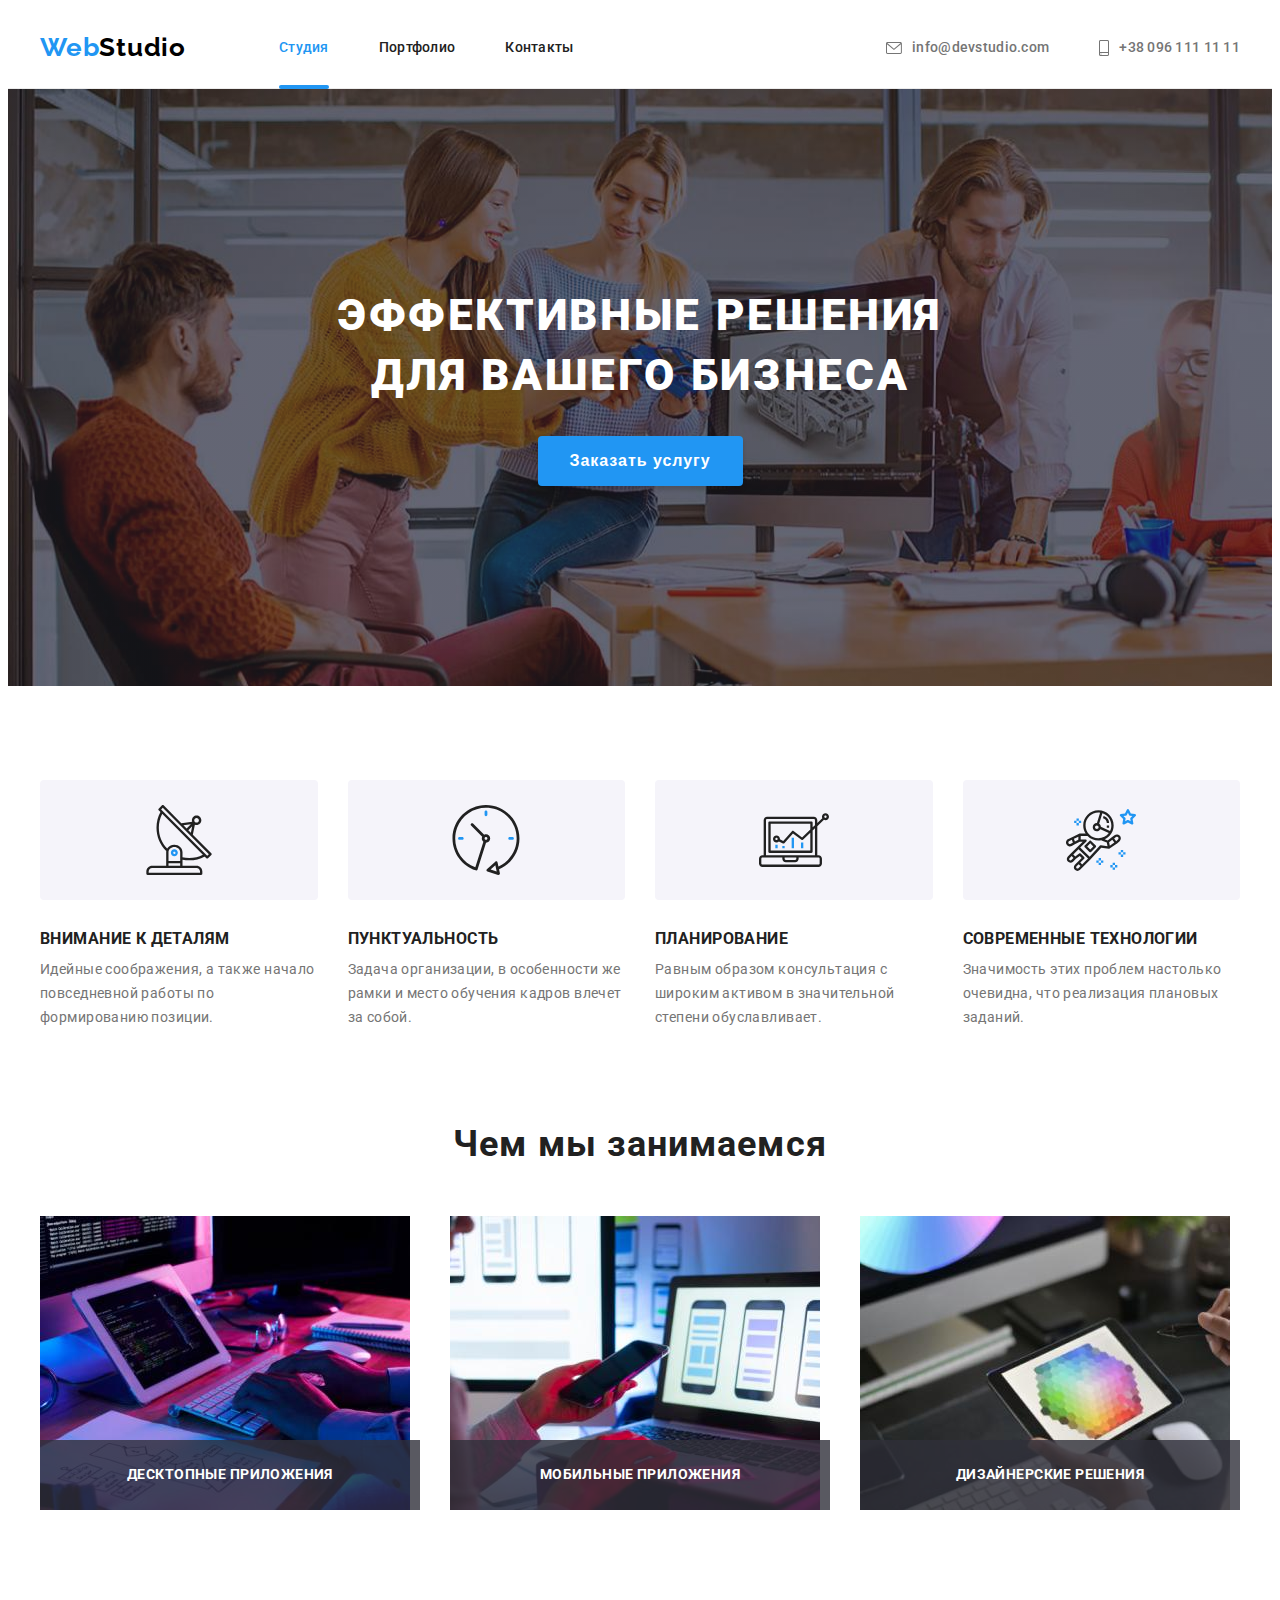
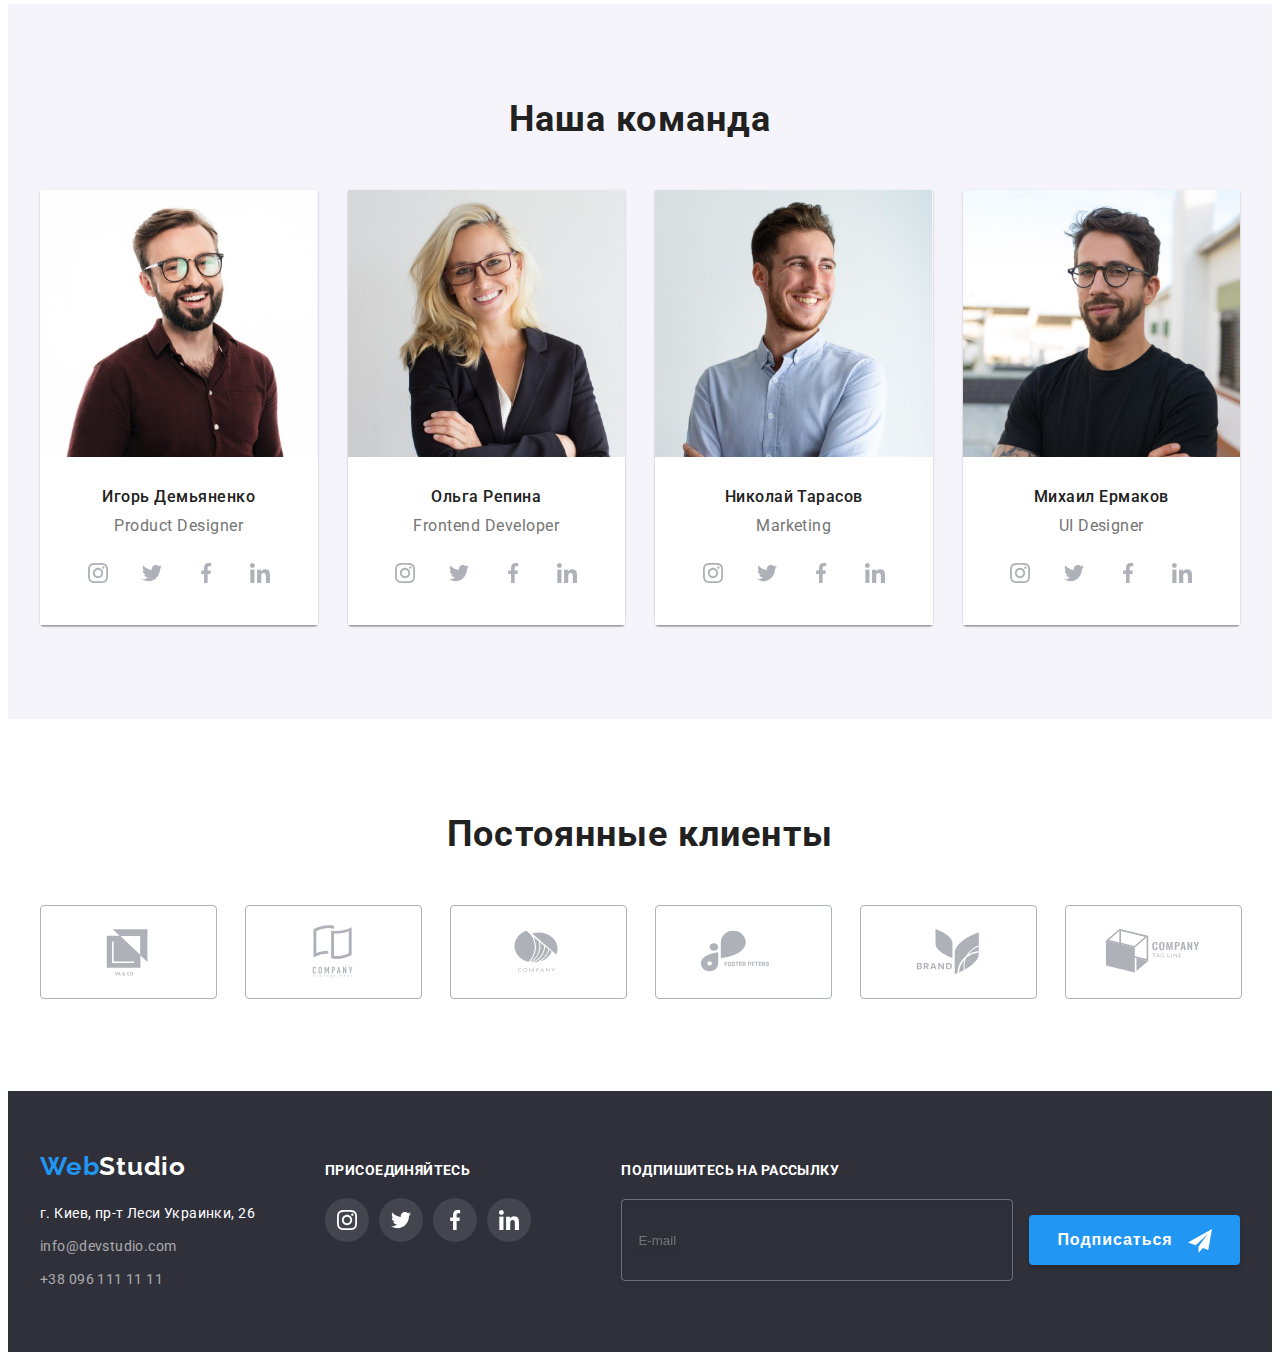
<file: index.html>
<!DOCTYPE html>
<html lang="ru">
    <head>
        <meta charset="UTF-8" />
        <meta http-equiv="X-UA-Compatible" content="IE=edge" />
        <meta name="viewport" content="width=device-width, initial-scale=1.0" />
        <title>WebStudio | Главная</title>

        <link rel="preconnect" href="https://fonts.googleapis.com" />
        <link rel="preconnect" href="https://fonts.gstatic.com" crossorigin />
        <link
            href="https://fonts.googleapis.com/css2?family=Raleway:wght@700&family=Roboto:wght@400;500;700;900&display=swap"
            rel="stylesheet"
        />
        <link
            rel="stylesheet"
            href="https://cdnjs.cloudflare.com/ajax/libs/modern-normalize/1.1.0/modern-normalize.min.css"
            integrity="sha512-wpPYUAdjBVSE4KJnH1VR1HeZfpl1ub8YT/NKx4PuQ5NmX2tKuGu6U/JRp5y+Y8XG2tV+wKQpNHVUX03MfMFn9Q=="
            crossorigin="anonymous"
            referrerpolicy="no-referrer"
        />
        <link rel="stylesheet" href="./css/main.min.css" />
    </head>
    <body>
        <header class="header">
            <div class="container header__container">
                <a href="./index.html" lang="en" class="logo logo--header"
                    >Web<span class="logo--dark">Studio</span></a
                >
                <nav class="navigation">
                    <ul class="navigation__list">
                        <li class="navigation__item">
                            <a
                                href="./index.html"
                                class="navigation__link current"
                                >Студия</a
                            >
                        </li>
                        <li class="navigation__item">
                            <a href="./portfolio.html" class="navigation__link"
                                >Портфолио</a
                            >
                        </li>
                        <li class="navigatio__item">
                            <a href="#" class="navigation__link">Контакты</a>
                        </li>
                    </ul>
                </nav>
                <ul class="contacts">
                    <li class="contacts__item">
                        <a
                            href="mailto:info@devstudio.com"
                            class="contacts__link"
                            ><svg
                                class="contacts__icon contacts__icon--envelope"
                            >
                                <use href="./img/icons.svg#icon-envelope"></use>
                            </svg>
                            info@devstudio.com
                        </a>
                    </li>
                    <li class="contacts__item">
                        <a href="tel:+380961111111" class="contacts__link">
                            <svg
                                class="
                                    contacts__icon contacts__icon--smartphone
                                "
                            >
                                <use
                                    href="./img/icons.svg#icon-smartphone"
                                ></use>
                            </svg>
                            +38 096 111 11 11</a
                        >
                    </li>
                </ul>
            </div>
        </header>
        <main>
            <section class="order-service">
                <div class="container">
                    <h1 class="order-service-title">
                        Эффективные решения для вашего бизнеса
                    </h1>
                    <button
                        type="button"
                        data-modal-open
                        class="order-service-button"
                    >
                        Заказать услугу
                    </button>
                </div>
            </section>
            <section class="features">
                <div class="container">
                    <h2 class="visually-hidden">Особенности</h2>
                    <ul class="features-list">
                        <li class="features-item">
                            <div class="features-item-icon-wrap">
                                <svg class="features-item-icon">
                                    <use
                                        href="./img/icons.svg#icon-antenna"
                                    ></use>
                                </svg>
                            </div>
                            <h3 class="features-title">Внимание к деталям</h3>
                            <p class="features-text">
                                Идейные соображения, а также начало повседневной
                                работы по формированию позиции.
                            </p>
                        </li>
                        <li class="features-item">
                            <div class="features-item-icon-wrap">
                                <svg class="features-item-icon">
                                    <use
                                        href="./img/icons.svg#icon-clock"
                                    ></use>
                                </svg>
                            </div>
                            <h3 class="features-title">Пунктуальность</h3>
                            <p class="features-text">
                                Задача организации, в особенности же рамки и
                                место обучения кадров влечет за собой.
                            </p>
                        </li>
                        <li class="features-item">
                            <div class="features-item-icon-wrap">
                                <svg class="features-item-icon">
                                    <use
                                        href="./img/icons.svg#icon-diagram"
                                    ></use>
                                </svg>
                            </div>
                            <h3 class="features-title">Планирование</h3>
                            <p class="features-text">
                                Равным образом консультация с широким активом в
                                значительной степени обуславливает.
                            </p>
                        </li>
                        <li class="features-item">
                            <div class="features-item-icon-wrap">
                                <svg class="features-item-icon">
                                    <use
                                        href="./img/icons.svg#icon-astronaut"
                                    ></use>
                                </svg>
                            </div>
                            <h3 class="features-title">
                                Современные технологии
                            </h3>
                            <p class="features-text">
                                Значимость этих проблем настолько очевидна, что
                                реализация плановых заданий.
                            </p>
                        </li>
                    </ul>
                </div>
            </section>
            <section class="about-us">
                <div class="container">
                    <h2 class="about-us-title">Чем мы занимаемся</h2>
                    <ul class="about-us-list">
                        <li class="about-us-item">
                            <img
                                src="./img/our-specialization-1.jpg"
                                alt="Разработка сайтов"
                            />
                            <div class="about-us-text-wrap">
                                <p class="about-us-text">
                                    Десктопные приложения
                                </p>
                            </div>
                        </li>
                        <li class="about-us-item">
                            <img
                                src="./img/our-specialization-2.jpg"
                                alt="Разработка мобильных приложений"
                            />
                            <div class="about-us-text-wrap">
                                <p class="about-us-text">
                                    Мобильные приложения
                                </p>
                            </div>
                        </li>
                        <li class="about-us-item">
                            <img
                                src="./img/our-specialization-3.jpg"
                                alt="Разработка уникальных дизайнов"
                            />
                            <div class="about-us-text-wrap">
                                <p class="about-us-text">
                                    Дизайнерские решения
                                </p>
                            </div>
                        </li>
                    </ul>
                </div>
            </section>
            <section class="our-team">
                <div class="container">
                    <h2 class="our-team-title">Наша команда</h2>
                    <ul class="our-team-list">
                        <li class="our-team-item">
                            <img
                                src="./img/igor-demyanenko.jpg"
                                alt="Игорь Демьяненко - дизайнер"
                            />
                            <div class="our-team-description">
                                <h3 class="our-team-secondary-title">
                                    Игорь Демьяненко
                                </h3>
                                <p lang="en" class="our-team-text">
                                    Product Designer
                                </p>
                                <ul class="social-list">
                                    <li class="social-item">
                                        <a
                                            href=""
                                            class="
                                                social-link
                                                our-team-social-link
                                            "
                                            target="_blank"
                                            rel="noopener noreferrer"
                                        >
                                            <svg
                                                class="
                                                    social-icon
                                                    our-team-social-icon
                                                "
                                            >
                                                <use
                                                    href="./img/icons.svg#icon-instagram"
                                                ></use>
                                            </svg>
                                        </a>
                                    </li>
                                    <li class="social-item">
                                        <a
                                            href=""
                                            class="
                                                social-link
                                                our-team-social-link
                                            "
                                            target="_blank"
                                            rel="noopener noreferrer"
                                        >
                                            <svg
                                                class="
                                                    social-icon
                                                    our-team-social-icon
                                                "
                                            >
                                                <use
                                                    href="./img/icons.svg#icon-twitter"
                                                ></use>
                                            </svg>
                                        </a>
                                    </li>
                                    <li class="social-item">
                                        <a
                                            href=""
                                            class="
                                                social-link
                                                our-team-social-link
                                            "
                                            target="_blank"
                                            rel="noopener noreferrer"
                                        >
                                            <svg
                                                class="
                                                    social-icon
                                                    our-team-social-icon
                                                "
                                            >
                                                <use
                                                    href="./img/icons.svg#icon-facebook"
                                                ></use>
                                            </svg>
                                        </a>
                                    </li>
                                    <li class="social-item">
                                        <a
                                            href=""
                                            class="
                                                social-link
                                                our-team-social-link
                                            "
                                            target="_blank"
                                            rel="noopener noreferrer"
                                        >
                                            <svg
                                                class="
                                                    social-icon
                                                    our-team-social-icon
                                                "
                                            >
                                                <use
                                                    href="./img/icons.svg#icon-linkedin"
                                                ></use>
                                            </svg>
                                        </a>
                                    </li>
                                </ul>
                            </div>
                        </li>
                        <li class="our-team-item">
                            <img
                                src="./img/olga-repina.jpg"
                                alt="Ольга Репина - Frontend разработчик"
                            />
                            <div class="our-team-description">
                                <h3 class="our-team-secondary-title">
                                    Ольга Репина
                                </h3>
                                <p lang="en" class="our-team-text">
                                    Frontend Developer
                                </p>
                                <ul class="social-list">
                                    <li class="social-item">
                                        <a
                                            href=""
                                            class="
                                                social-link
                                                our-team-social-link
                                            "
                                            target="_blank"
                                            rel="noopener noreferrer"
                                        >
                                            <svg
                                                class="
                                                    social-icon
                                                    our-team-social-icon
                                                "
                                            >
                                                <use
                                                    href="./img/icons.svg#icon-instagram"
                                                ></use>
                                            </svg>
                                        </a>
                                    </li>
                                    <li class="social-item">
                                        <a
                                            href=""
                                            class="
                                                social-link
                                                our-team-social-link
                                            "
                                            target="_blank"
                                            rel="noopener noreferrer"
                                        >
                                            <svg
                                                class="
                                                    social-icon
                                                    our-team-social-icon
                                                "
                                            >
                                                <use
                                                    href="./img/icons.svg#icon-twitter"
                                                ></use>
                                            </svg>
                                        </a>
                                    </li>
                                    <li class="social-item">
                                        <a
                                            href=""
                                            class="
                                                social-link
                                                our-team-social-link
                                            "
                                            target="_blank"
                                            rel="noopener noreferrer"
                                        >
                                            <svg
                                                class="
                                                    social-icon
                                                    our-team-social-icon
                                                "
                                            >
                                                <use
                                                    href="./img/icons.svg#icon-facebook"
                                                ></use>
                                            </svg>
                                        </a>
                                    </li>
                                    <li class="social-item">
                                        <a
                                            href=""
                                            class="
                                                social-link
                                                our-team-social-link
                                            "
                                            target="_blank"
                                            rel="noopener noreferrer"
                                        >
                                            <svg
                                                class="
                                                    social-icon
                                                    our-team-social-icon
                                                "
                                            >
                                                <use
                                                    href="./img/icons.svg#icon-linkedin"
                                                ></use>
                                            </svg>
                                        </a>
                                    </li>
                                </ul>
                            </div>
                        </li>
                        <li class="our-team-item">
                            <img
                                src="./img/nikolay-tarasov.jpg"
                                alt="Николай Тарасов - Маркетолог"
                            />
                            <div class="our-team-description">
                                <h3 class="our-team-secondary-title">
                                    Николай Тарасов
                                </h3>
                                <p lang="en" class="our-team-text">Marketing</p>
                                <ul class="social-list">
                                    <li class="social-item">
                                        <a
                                            href=""
                                            class="
                                                social-link
                                                our-team-social-link
                                            "
                                            target="_blank"
                                            rel="noopener noreferrer"
                                        >
                                            <svg
                                                class="
                                                    social-icon
                                                    our-team-social-icon
                                                "
                                            >
                                                <use
                                                    href="./img/icons.svg#icon-instagram"
                                                ></use>
                                            </svg>
                                        </a>
                                    </li>
                                    <li class="social-item">
                                        <a
                                            href=""
                                            class="
                                                social-link
                                                our-team-social-link
                                            "
                                            target="_blank"
                                            rel="noopener noreferrer"
                                        >
                                            <svg
                                                class="
                                                    social-icon
                                                    our-team-social-icon
                                                "
                                            >
                                                <use
                                                    href="./img/icons.svg#icon-twitter"
                                                ></use>
                                            </svg>
                                        </a>
                                    </li>
                                    <li class="social-item">
                                        <a
                                            href=""
                                            class="
                                                social-link
                                                our-team-social-link
                                            "
                                            target="_blank"
                                            rel="noopener noreferrer"
                                        >
                                            <svg
                                                class="
                                                    social-icon
                                                    our-team-social-icon
                                                "
                                            >
                                                <use
                                                    href="./img/icons.svg#icon-facebook"
                                                ></use>
                                            </svg>
                                        </a>
                                    </li>
                                    <li class="social-item">
                                        <a
                                            href=""
                                            class="
                                                social-link
                                                our-team-social-link
                                            "
                                            target="_blank"
                                            rel="noopener noreferrer"
                                        >
                                            <svg
                                                class="
                                                    social-icon
                                                    our-team-social-icon
                                                "
                                            >
                                                <use
                                                    href="./img/icons.svg#icon-linkedin"
                                                ></use>
                                            </svg>
                                        </a>
                                    </li>
                                </ul>
                            </div>
                        </li>
                        <li class="our-team-item">
                            <img
                                src="./img/mikhail-yermakov.jpg"
                                alt="Михаил Ермаков - Дизайнер интерфейсов"
                            />
                            <div class="our-team-description">
                                <h3 class="our-team-secondary-title">
                                    Михаил Ермаков
                                </h3>
                                <p lang="en" class="our-team-text">
                                    UI Designer
                                </p>
                                <ul class="social-list">
                                    <li class="social-item">
                                        <a
                                            href=""
                                            class="
                                                social-link
                                                our-team-social-link
                                            "
                                            target="_blank"
                                            rel="noopener noreferrer"
                                        >
                                            <svg
                                                class="
                                                    social-icon
                                                    our-team-social-icon
                                                "
                                            >
                                                <use
                                                    href="./img/icons.svg#icon-instagram"
                                                ></use>
                                            </svg>
                                        </a>
                                    </li>
                                    <li class="social-item">
                                        <a
                                            href=""
                                            class="
                                                social-link
                                                our-team-social-link
                                            "
                                            target="_blank"
                                            rel="noopener noreferrer"
                                        >
                                            <svg
                                                class="
                                                    social-icon
                                                    our-team-social-icon
                                                "
                                            >
                                                <use
                                                    href="./img/icons.svg#icon-twitter"
                                                ></use>
                                            </svg>
                                        </a>
                                    </li>
                                    <li class="social-item">
                                        <a
                                            href=""
                                            class="
                                                social-link
                                                our-team-social-link
                                            "
                                            target="_blank"
                                            rel="noopener noreferrer"
                                        >
                                            <svg
                                                class="
                                                    social-icon
                                                    our-team-social-icon
                                                "
                                            >
                                                <use
                                                    href="./img/icons.svg#icon-facebook"
                                                ></use>
                                            </svg>
                                        </a>
                                    </li>
                                    <li class="social-item">
                                        <a
                                            href=""
                                            class="
                                                social-link
                                                our-team-social-link
                                            "
                                            target="_blank"
                                            rel="noopener noreferrer"
                                        >
                                            <svg
                                                class="
                                                    social-icon
                                                    our-team-social-icon
                                                "
                                            >
                                                <use
                                                    href="./img/icons.svg#icon-linkedin"
                                                ></use>
                                            </svg>
                                        </a>
                                    </li>
                                </ul>
                            </div>
                        </li>
                    </ul>
                </div>
            </section>
            <section class="clients">
                <div class="container">
                    <h2 class="clients-title">Постоянные клиенты</h2>
                    <ul class="clients-list">
                        <li class="clients-item">
                            <a
                                href=""
                                class="clients-link"
                                target="_blank"
                                rel="noopener noreferrer"
                            >
                                <svg class="clients-icon">
                                    <use href="./img/icons.svg#icon-logo"></use>
                                </svg>
                            </a>
                        </li>
                        <li class="clients-item">
                            <a
                                href=""
                                class="clients-link"
                                target="_blank"
                                rel="noopener noreferrer"
                            >
                                <svg class="clients-icon">
                                    <use
                                        href="./img/icons.svg#icon-logo1"
                                    ></use>
                                </svg>
                            </a>
                        </li>
                        <li class="clients-item">
                            <a
                                href=""
                                class="clients-link"
                                target="_blank"
                                rel="noopener noreferrer"
                            >
                                <svg class="clients-icon">
                                    <use
                                        href="./img/icons.svg#icon-logo2"
                                    ></use>
                                </svg>
                            </a>
                        </li>
                        <li class="clients-item">
                            <a
                                href=""
                                class="clients-link"
                                target="_blank"
                                rel="noopener noreferrer"
                            >
                                <svg class="clients-icon">
                                    <use
                                        href="./img/icons.svg#icon-logo3"
                                    ></use>
                                </svg>
                            </a>
                        </li>
                        <li class="clients-item">
                            <a
                                href=""
                                class="clients-link"
                                target="_blank"
                                rel="noopener noreferrer"
                            >
                                <svg class="clients-icon">
                                    <use
                                        href="./img/icons.svg#icon-logo4"
                                    ></use>
                                </svg>
                            </a>
                        </li>
                        <li class="clients-item">
                            <a
                                href=""
                                class="clients-link"
                                target="_blank"
                                rel="noopener noreferrer"
                            >
                                <svg class="clients-icon">
                                    <use
                                        href="./img/icons.svg#icon-logo5"
                                    ></use>
                                </svg>
                            </a>
                        </li>
                    </ul>
                </div>
            </section>
        </main>
        <footer class="footer">
            <div class="container footer-container">
                <div class="footer-address-wrap">
                    <a href="./index.html" lang="en" class="logo logo-footer"
                        >Web<span>Studio</span></a
                    >
                    <address class="footer-address">
                        <p class="footer-address-text">
                            г. Киев, пр-т Леси Украинки, 26
                        </p>
                        <ul class="footer-address-list">
                            <li class="footer-address-item">
                                <a
                                    href="mailto:info@devstudio.com"
                                    class="footer-address-link"
                                    >info@devstudio.com</a
                                >
                            </li>
                            <li>
                                <a
                                    href="tel:+380961111111"
                                    class="footer-address-link"
                                    >+38 096 111 11 11</a
                                >
                            </li>
                        </ul>
                    </address>
                </div>
                <div class="footer-social">
                    <p class="footer-social-title">присоединяйтесь</p>
                    <ul class="social-list">
                        <li class="social-item">
                            <a
                                href=""
                                class="social-link footer-social-link"
                                target="_blank"
                                rel="noopener noreferrer"
                            >
                                <svg class="social-icon footer-social-icon">
                                    <use
                                        href="./img/icons.svg#icon-instagram"
                                    ></use>
                                </svg>
                            </a>
                        </li>
                        <li class="social-item">
                            <a
                                href=""
                                class="social-link footer-social-link"
                                target="_blank"
                                rel="noopener noreferrer"
                            >
                                <svg class="social-icon footer-social-icon">
                                    <use
                                        href="./img/icons.svg#icon-twitter"
                                    ></use>
                                </svg>
                            </a>
                        </li>
                        <li class="social-item">
                            <a
                                href=""
                                class="social-link footer-social-link"
                                target="_blank"
                                rel="noopener noreferrer"
                            >
                                <svg class="social-icon footer-social-icon">
                                    <use
                                        href="./img/icons.svg#icon-facebook"
                                    ></use>
                                </svg>
                            </a>
                        </li>
                        <li class="social-item">
                            <a
                                href=""
                                class="social-link footer-social-link"
                                target="_blank"
                                rel="noopener noreferrer"
                            >
                                <svg class="social-icon footer-social-icon">
                                    <use
                                        href="./img/icons.svg#icon-linkedin"
                                    ></use>
                                </svg>
                            </a>
                        </li>
                    </ul>
                </div>
                <form class="footer-form" action="#">
                    <p class="footer-form-title">Подпишитесь на рассылку</p>
                    <input
                        class="footer-form-input"
                        type="email"
                        name="email"
                        placeholder="E-mail"
                    />
                    <button class="footer-form-button" type="submit">
                        Подписаться
                        <svg class="modal-form-button-icon">
                            <use href="./img/icons.svg#icon-send"></use>
                        </svg>
                    </button>
                </form>
            </div>
        </footer>
        <div class="backdrop is-hidden" data-modal>
            <div class="modal">
                <button type="button" data-modal-close class="modal-btn">
                    <svg class="modal-close">
                        <use href="./img/icons.svg#icon-close"></use>
                    </svg>
                </button>
                <form class="modal-form" action="#">
                    <p class="modal-title">
                        Оставьте свои данные, мы вам перезвоним
                    </p>
                    <label class="modal-form-label">
                        Имя
                        <span class="form-input-wrap">
                            <input
                                class="modal-form-input"
                                type="text"
                                name="user-name"
                                minlength="3"
                                pattern="[a-zA-Zа-яёА-ЯЁ]+"
                                title="Допустимы только знаки кириллицы и латиницы"
                            />
                            <svg class="modal-form-input-icon">
                                <use
                                    href="./img/icons.svg#icon-user-name"
                                ></use>
                            </svg>
                        </span>
                    </label>
                    <label class="modal-form-label">
                        Телефон
                        <span class="form-input-wrap">
                            <input
                                class="modal-form-input"
                                type="tel"
                                name="user-phone"
                                minlength="12"
                                pattern="[0-9]{12}"
                                title="380123456789"
                            />
                            <svg class="modal-form-input-icon">
                                <use href="./img/icons.svg#icon-user-tel"></use>
                            </svg>
                        </span>
                    </label>
                    <label class="modal-form-label">
                        Почта
                        <span class="form-input-wrap">
                            <input
                                class="modal-form-input"
                                type="email"
                                name="user-email"
                                required
                            />
                            <svg class="modal-form-input-icon">
                                <use
                                    href="./img/icons.svg#icon-user-email"
                                ></use>
                            </svg>
                        </span>
                    </label>
                    <label class="modal-form-label modal-form-label-message">
                        Комментарий
                        <textarea
                            class="modal-form-message"
                            name="user-message"
                            placeholder="Введите текст"
                        ></textarea>
                    </label>
                    <input
                        class="modal-check-box visually-hidden"
                        type="checkbox"
                        id="accept"
                    />
                    <label
                        class="modal-form-label modal-form-checkbox-label"
                        for="accept"
                    >
                        Соглашаюсь с рассылкой и принимаю
                        <a href="#" class="modal-form-link">Условия договора</a>
                    </label>
                    <button class="modal-form-button" type="submit">
                        Отправить
                    </button>
                </form>
            </div>
        </div>
        <script src="./js/modal.js"></script>
    </body>
</html>
</file>
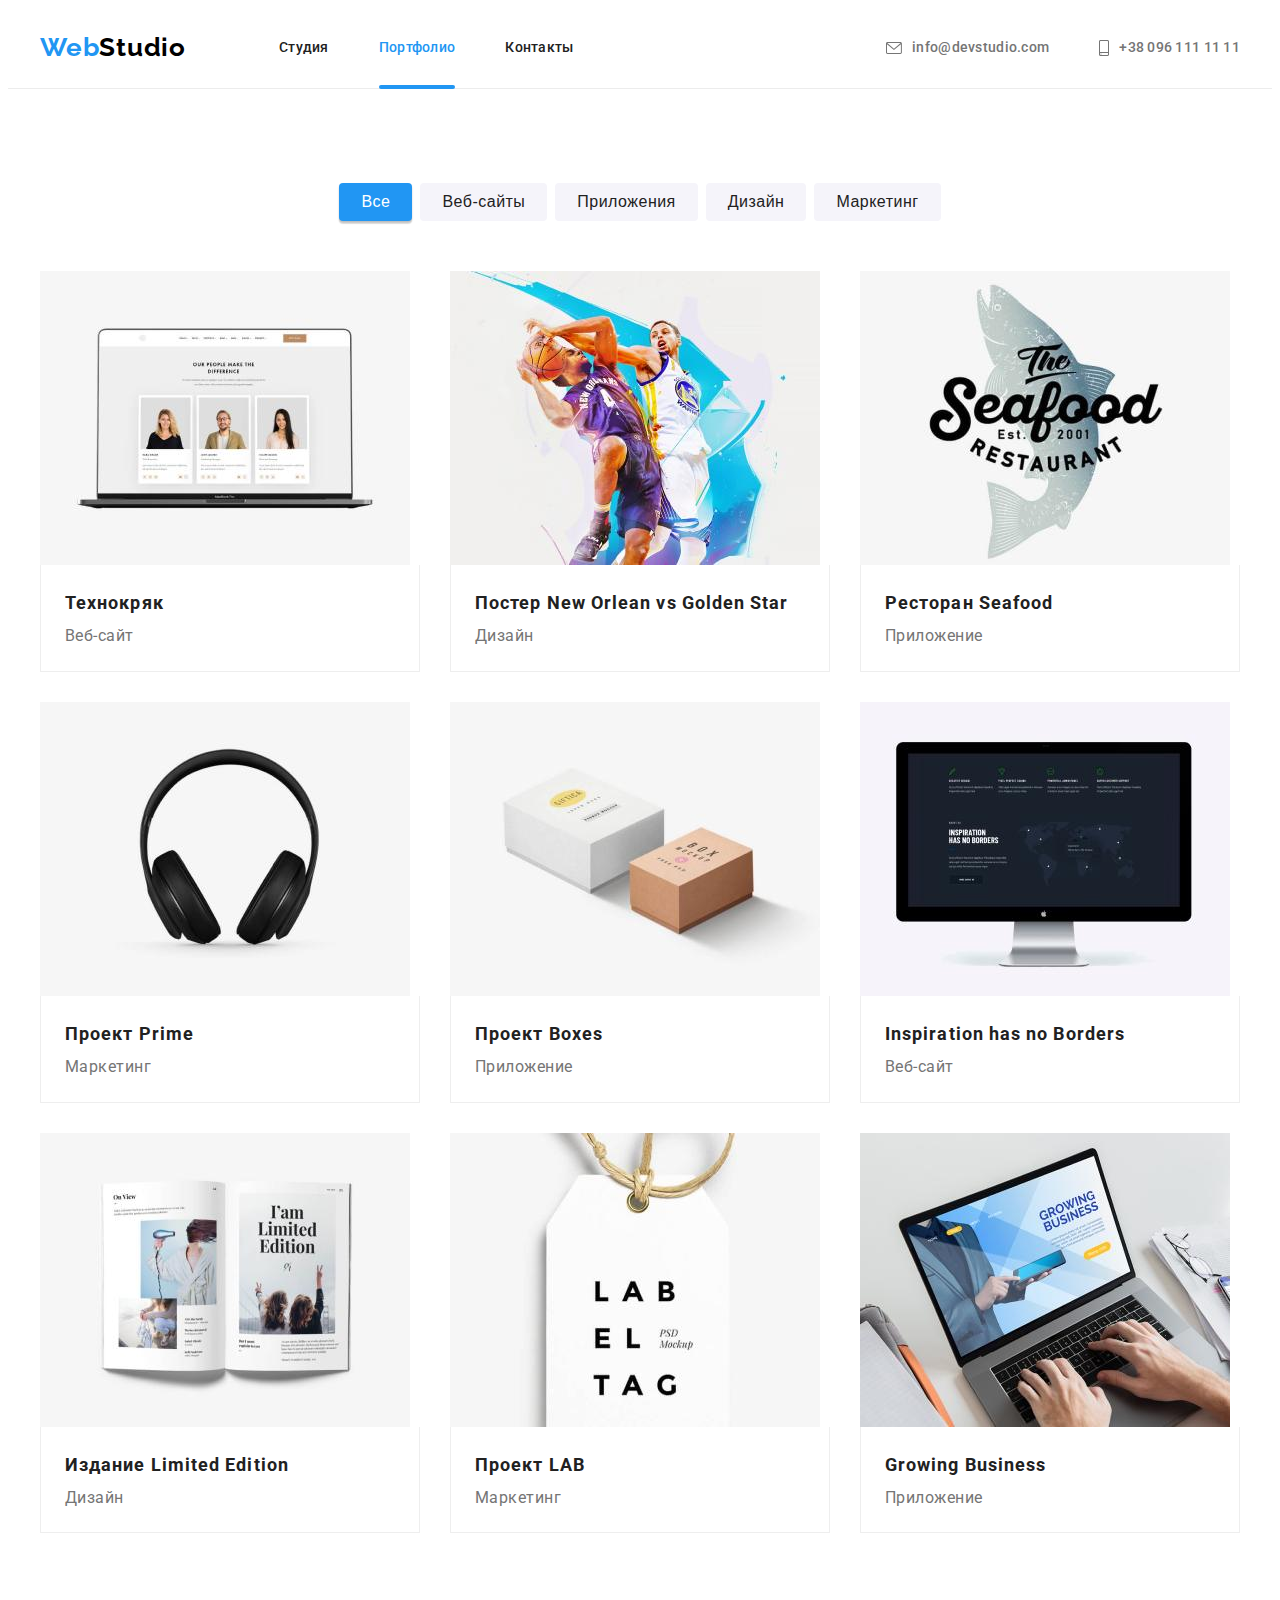
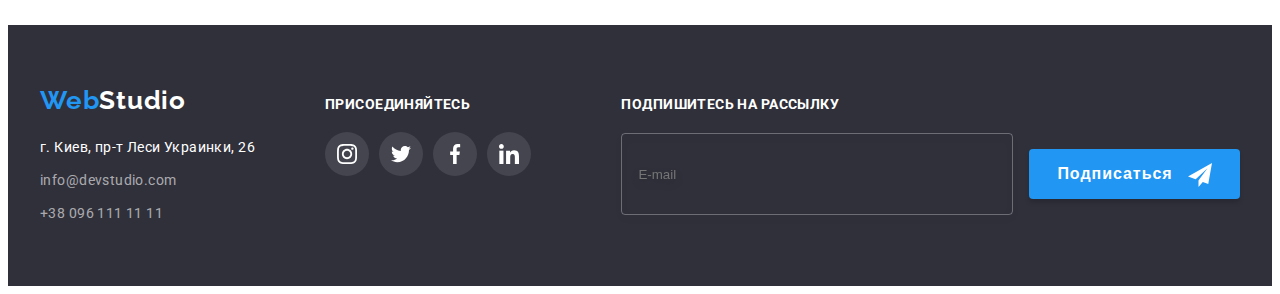
<file: portfolio.html>
<!DOCTYPE html>
<html lang="ru">
    <head>
        <meta charset="UTF-8" />
        <meta http-equiv="X-UA-Compatible" content="IE=edge" />
        <meta name="viewport" content="width=device-width, initial-scale=1.0" />
        <title>WebStudio | Портфолио</title>
        <link rel="preconnect" href="https://fonts.googleapis.com" />
        <link rel="preconnect" href="https://fonts.gstatic.com" crossorigin />
        <link
            href="https://fonts.googleapis.com/css2?family=Raleway:wght@700&family=Roboto:wght@400;500;700;900&display=swap"
            rel="stylesheet"
        />
        <link
            rel="stylesheet"
            href="https://cdnjs.cloudflare.com/ajax/libs/modern-normalize/1.1.0/modern-normalize.min.css"
            integrity="sha512-wpPYUAdjBVSE4KJnH1VR1HeZfpl1ub8YT/NKx4PuQ5NmX2tKuGu6U/JRp5y+Y8XG2tV+wKQpNHVUX03MfMFn9Q=="
            crossorigin="anonymous"
            referrerpolicy="no-referrer"
        />
        <link rel="stylesheet" href="./css//main.min.css" />
    </head>
    <body>
        <header class="header">
            <div class="container header__container">
                <a href="./index.html" lang="en" class="logo logo--header"
                    >Web<span class="logo--dark">Studio</span></a
                >
                <nav class="navigation">
                    <ul class="navigation__list">
                        <li class="navigation__item">
                            <a href="./index.html" class="navigation__link"
                                >Студия</a
                            >
                        </li>
                        <li class="navigation__item">
                            <a
                                href="./portfolio.html"
                                class="navigation__link current"
                                >Портфолио</a
                            >
                        </li>
                        <li class="navigatio__item">
                            <a href="#" class="navigation__link">Контакты</a>
                        </li>
                    </ul>
                </nav>
                <ul class="contacts">
                    <li class="contacts__item">
                        <a
                            href="mailto:info@devstudio.com"
                            class="contacts__link"
                            ><svg
                                class="contacts__icon contacts__icon--envelope"
                            >
                                <use href="./img/icons.svg#icon-envelope"></use>
                            </svg>
                            info@devstudio.com
                        </a>
                    </li>
                    <li class="contacts__item">
                        <a href="tel:+380961111111" class="contacts__link">
                            <svg
                                class="
                                    contacts__icon contacts__icon--smartphone
                                "
                            >
                                <use
                                    href="./img/icons.svg#icon-smartphone"
                                ></use>
                            </svg>
                            +38 096 111 11 11</a
                        >
                    </li>
                </ul>
            </div>
        </header>
        <main>
            <h1 class="visually-hidden">Портфолио</h1>
            <section class="our-works">
                <div class="container">
                    <ul class="our-works-button-list">
                        <li class="our-works-button-item">
                            <button
                                type="button"
                                class="our-works-button active-button"
                            >
                                Все
                            </button>
                        </li>
                        <li class="our-works-button-item">
                            <button type="button" class="our-works-button">
                                Веб-сайты
                            </button>
                        </li>
                        <li class="our-works-button-item">
                            <button type="button" class="our-works-button">
                                Приложения
                            </button>
                        </li>
                        <li class="our-works-button-item">
                            <button type="button" class="our-works-button">
                                Дизайн
                            </button>
                        </li>
                        <li class="our-works-button-item">
                            <button type="button" class="our-works-button">
                                Маркетинг
                            </button>
                        </li>
                    </ul>
                    <ul class="our-work-list">
                        <li class="our-work-item">
                            <a href="#" class="our-work-link">
                                <div class="our-work-img-wrap">
                                    <img
                                        src="./img/portfolio-img/techno-crack.jpg"
                                        alt="ноутбук с превью сайта"
                                    />
                                    <p class="our-work-img-text">
                                        Технокряк это современная площадка
                                        распространения коронавируса. Компании
                                        используют эту платформу для цифрового
                                        шпионажа и атак на защищённые сервера
                                        конкурентов.
                                    </p>
                                </div>
                                <div class="our-works-description">
                                    <h2 class="our-works-title">Технокряк</h2>
                                    <p class="our-works-text">Веб-сайт</p>
                                </div>
                            </a>
                        </li>
                        <li class="our-work-item">
                            <a href="#" class="our-work-link">
                                <div class="our-work-img-wrap">
                                    <img
                                        src="./img/portfolio-img/poster.jpg"
                                        alt="банер с баскетболистами"
                                    />
                                    <p class="our-work-img-text">
                                        Lorem ipsum dolor sit amet consectetur
                                        adipisicing elit. Libero modi eveniet
                                        culpa vero dolor voluptatibus dolorum
                                        minus quas sint voluptate.
                                    </p>
                                </div>
                                <div class="our-works-description">
                                    <h2 class="our-works-title">
                                        Постер
                                        <span lang="en"
                                            >New Orlean vs Golden Star</span
                                        >
                                    </h2>
                                    <p class="our-works-text">Дизайн</p>
                                </div>
                            </a>
                        </li>
                        <li class="our-work-item">
                            <a href="#" class="our-work-link">
                                <div class="our-work-img-wrap">
                                    <img
                                        src="./img/portfolio-img/seafood.jpg"
                                        alt="логотип ресторана"
                                    />
                                    <p class="our-work-img-text">
                                        Lorem ipsum dolor sit amet consectetur
                                        adipisicing elit. Libero modi eveniet
                                        culpa vero dolor voluptatibus dolorum
                                        minus quas sint voluptate.
                                    </p>
                                </div>
                                <div class="our-works-description">
                                    <h2 class="our-works-title">
                                        Ресторан <span lang="en">Seafood</span>
                                    </h2>
                                    <p class="our-works-text">Приложение</p>
                                </div>
                            </a>
                        </li>
                        <li class="our-work-item">
                            <a href="#" class="our-work-link">
                                <div class="our-work-img-wrap">
                                    <img
                                        src="./img/portfolio-img/project-prime.jpg"
                                        alt="наушники"
                                    />
                                    <p class="our-work-img-text">
                                        Lorem ipsum dolor sit amet consectetur
                                        adipisicing elit. Libero modi eveniet
                                        culpa vero dolor voluptatibus dolorum
                                        minus quas sint voluptate.
                                    </p>
                                </div>
                                <div class="our-works-description">
                                    <h2 class="our-works-title">
                                        Проект <span lang="en">Prime</span>
                                    </h2>
                                    <p class="our-works-text">Маркетинг</p>
                                </div>
                            </a>
                        </li>
                        <li class="our-work-item">
                            <a href="#" class="our-work-link">
                                <div class="our-work-img-wrap">
                                    <img
                                        src="./img/portfolio-img/project-boxes.jpg"
                                        alt="две коробки"
                                    />
                                    <p class="our-work-img-text">
                                        Lorem ipsum dolor sit amet consectetur
                                        adipisicing elit. Libero modi eveniet
                                        culpa vero dolor voluptatibus dolorum
                                        minus quas sint voluptate.
                                    </p>
                                </div>
                                <div class="our-works-description">
                                    <h2 class="our-works-title">
                                        Проект <span lang="en">Boxes</span>
                                    </h2>
                                    <p class="our-works-text">Приложение</p>
                                </div>
                            </a>
                        </li>
                        <li class="our-work-item">
                            <a href="#" class="our-work-link">
                                <div class="our-work-img-wrap">
                                    <img
                                        src="./img/portfolio-img/inspiration-borders.jpg"
                                        alt="монитор"
                                    />
                                    <p class="our-work-img-text">
                                        Lorem ipsum dolor sit amet consectetur
                                        adipisicing elit. Libero modi eveniet
                                        culpa vero dolor voluptatibus dolorum
                                        minus quas sint voluptate.
                                    </p>
                                </div>
                                <div class="our-works-description">
                                    <h2 class="our-works-title" lang="en">
                                        Inspiration has no Borders
                                    </h2>
                                    <p class="our-works-text">Веб-сайт</p>
                                </div>
                            </a>
                        </li>
                        <li class="our-work-item">
                            <a href="#" class="our-work-link">
                                <div class="our-work-img-wrap">
                                    <img
                                        src="./img/portfolio-img/limited-edition.jpg"
                                        alt="развёрнутая книга"
                                    />
                                    <p class="our-work-img-text">
                                        Lorem ipsum dolor sit amet consectetur
                                        adipisicing elit. Libero modi eveniet
                                        culpa vero dolor voluptatibus dolorum
                                        minus quas sint voluptate.
                                    </p>
                                </div>
                                <div class="our-works-description">
                                    <h2 class="our-works-title">
                                        Издание
                                        <span lang="en">Limited Edition</span>
                                    </h2>
                                    <p class="our-works-text">Дизайн</p>
                                </div>
                            </a>
                        </li>
                        <li class="our-work-item">
                            <a href="#" class="our-work-link">
                                <div class="our-work-img-wrap">
                                    <img
                                        src="./img/portfolio-img/project-lab.jpg"
                                        alt="бирка с названием компании"
                                    />
                                    <p class="our-work-img-text">
                                        Lorem ipsum dolor sit amet consectetur
                                        adipisicing elit. Libero modi eveniet
                                        culpa vero dolor voluptatibus dolorum
                                        minus quas sint voluptate.
                                    </p>
                                </div>
                                <div class="our-works-description">
                                    <h2 class="our-works-title">
                                        Проект <span lang="en">LAB</span>
                                    </h2>
                                    <p class="our-works-text">Маркетинг</p>
                                </div>
                            </a>
                        </li>
                        <li class="our-work-item">
                            <a href="#" class="our-work-link">
                                <div class="our-work-img-wrap">
                                    <img
                                        src="./img/portfolio-img/growing-business.jpg"
                                        alt="человек печатает на ноутбуке"
                                    />
                                    <p class="our-work-img-text">
                                        Lorem ipsum dolor sit amet consectetur
                                        adipisicing elit. Libero modi eveniet
                                        culpa vero dolor voluptatibus dolorum
                                        minus quas sint voluptate.
                                    </p>
                                </div>
                                <div class="our-works-description">
                                    <h2 class="our-works-title" lang="en">
                                        Growing Business
                                    </h2>
                                    <p class="our-works-text">Приложение</p>
                                </div>
                            </a>
                        </li>
                    </ul>
                </div>
            </section>
        </main>
        <footer class="footer">
            <div class="container footer-container">
                <div class="footer-address-wrap">
                    <a href="./index.html" lang="en" class="logo logo-footer"
                        >Web<span>Studio</span></a
                    >
                    <address class="footer-address">
                        <p class="footer-address-text">
                            г. Киев, пр-т Леси Украинки, 26
                        </p>
                        <ul class="footer-address-list">
                            <li class="footer-address-item">
                                <a
                                    href="mailto:info@devstudio.com"
                                    class="footer-address-link"
                                    >info@devstudio.com</a
                                >
                            </li>
                            <li>
                                <a
                                    href="tel:+380961111111"
                                    class="footer-address-link"
                                    >+38 096 111 11 11</a
                                >
                            </li>
                        </ul>
                    </address>
                </div>
                <div class="footer-social">
                    <p class="footer-social-title">присоединяйтесь</p>
                    <ul class="social-list">
                        <li class="social-item">
                            <a
                                href=""
                                class="social-link footer-social-link"
                                target="_blank"
                                rel="noopener noreferrer"
                            >
                                <svg class="social-icon footer-social-icon">
                                    <use
                                        href="./img/icons.svg#icon-instagram"
                                    ></use>
                                </svg>
                            </a>
                        </li>
                        <li class="social-item">
                            <a
                                href=""
                                class="social-link footer-social-link"
                                target="_blank"
                                rel="noopener noreferrer"
                            >
                                <svg class="social-icon footer-social-icon">
                                    <use
                                        href="./img/icons.svg#icon-twitter"
                                    ></use>
                                </svg>
                            </a>
                        </li>
                        <li class="social-item">
                            <a
                                href=""
                                class="social-link footer-social-link"
                                target="_blank"
                                rel="noopener noreferrer"
                            >
                                <svg class="social-icon footer-social-icon">
                                    <use
                                        href="./img/icons.svg#icon-facebook"
                                    ></use>
                                </svg>
                            </a>
                        </li>
                        <li class="social-item">
                            <a
                                href=""
                                class="social-link footer-social-link"
                                target="_blank"
                                rel="noopener noreferrer"
                            >
                                <svg class="social-icon footer-social-icon">
                                    <use
                                        href="./img/icons.svg#icon-linkedin"
                                    ></use>
                                </svg>
                            </a>
                        </li>
                    </ul>
                </div>
                <form class="footer-form" action="#">
                    <p class="footer-form-title">Подпишитесь на рассылку</p>
                    <input
                        class="footer-form-input"
                        type="email"
                        name="email"
                        placeholder="E-mail"
                    />
                    <button class="footer-form-button" type="submit">
                        Подписаться
                        <svg class="modal-form-button-icon">
                            <use href="./img/icons.svg#icon-send"></use>
                        </svg>
                    </button>
                </form>
            </div>
        </footer>
    </body>
</html>
</file>
<file: css/main.min.css>
:root{--first-background-color: #ffffff;--secondary-background-color: #2f303a;--third-background-color: #f5f4fa;--header-logo: #000000;--primery-text-color: #757575;--primery-title-color: #212121;--links-hover-color: #2196f3;--button-hover-color: #188ce8;--footer-links-color: rgba(255, 255, 255, 0.6);--header-border-bottom: #ececec;--our-work-item-border: #eeeeee;--our-team-sicoal-icon: #afb1b8;--footer-social-icon-color: rgba(255, 255, 255, 0.1);--transition-timing: cubic-bezier(0.4, 0, 0.2, 1)}.visually-hidden{position:absolute;white-space:nowrap;width:1px;height:1px;overflow:hidden;border:0;padding:0;clip:rect(0 0 0 0);clip-path:inset(50%);margin:-1px}.is-hidden{visibility:hidden;opacity:0;pointer-events:none}body{font-family:'Roboto', sans-serif;color:var(--primery-title-color);background-color:var(--first-background-color)}ul{list-style:none}a{text-decoration:none;color:inherit}p,h1,h2,h3,h4,h5,h6{margin:0}ul{margin:0;padding:0}button{cursor:pointer}ul{list-style:none}img{display:block;max-width:100%;height:auto}.container{width:1200px;padding-right:15px;padding-left:15px;margin:0 auto}.social-list{display:flex;justify-content:center}.social-item{width:44px;height:44px;margin-right:10px}.social-item:last-child{margin-right:0}.social-link{display:flex;width:100%;height:100%;justify-content:center;align-items:center;border-radius:50%}.social-icon{width:20px;height:20px}.current,.footer-address-link:hover,.footer-address-link:focus,.contacts-link:hover,.contacts-link:focus{color:var(--links-hover-color)}.current::after{content:'';display:block;width:100%;height:4px;border-radius:2px;position:absolute;bottom:-1px;background-color:var(--links-hover-color)}.order-service-button{display:block;min-width:200px;min-height:50px;padding:10px 32px;margin:0 auto;border:0;border-radius:4px;font-weight:700;font-size:16px;line-height:1.88;letter-spacing:0.06em;color:var(--first-background-color);background-color:var(--links-hover-color);box-shadow:0px 4px 4px rgba(0,0,0,0.15);transition:background-color 250ms var(--transition-timing)}.order-service-button:hover,.order-service-button:focus{background-color:var(--button-hover-color)}.backdrop{width:100vw;height:100vh;position:fixed;top:0;background:rgba(0,0,0,0.2);transition:visibility 500ms var(--transition-timing),opacity 1000ms var(--transition-timing)}.modal{position:absolute;min-width:528px;min-height:581px;top:50%;left:50%;transform:translate(-50%, -50%) scale(1) rotate(0deg);background-color:var(--first-background-color);box-shadow:0px 1px 3px rgba(0,0,0,0.12),0px 1px 1px rgba(0,0,0,0.14),0px 2px 1px rgba(0,0,0,0.2);border-radius:4px;transition:transform 500ms var(--transition-timing)}.backdrop.is-hidden .modal{transform:translate(-50%, -50%) scale(0.1) rotate(180deg);transition:transform 500ms var(--transition-timing)}.modal-btn{display:flex;justify-items:center;align-items:center;width:30px;height:30px;position:absolute;top:8px;right:8px;border:1px solid rgba(0,0,0,0.1);border-radius:50%;background-color:inherit}.modal-close{width:18px;height:18px}.modal-close:hover{fill:var(--links-hover-color)}.modal-form{display:flex;flex-direction:column;padding:40px}.modal-title{margin-bottom:12px;font-weight:700;font-size:20px;line-height:1.15;text-align:center;letter-spacing:0.03em;color:var(--primery-title-color)}.modal-form-label{margin-bottom:10px;font-size:12px;line-height:1.67;letter-spacing:0.01em;color:var(--primery-text-color)}.modal-form-label-message{margin-bottom:20px}.form-input-wrap{display:block;position:relative;margin-top:4px}.modal-form-input{width:100%;height:40px;padding-left:42px;border:1px solid rgba(33,33,33,0.2);border-radius:4px;caret-color:var(--links-hover-color);transition:border-color 250ms var(--transition-timing)}.form-input-wrap:hover .modal-form-input{border-color:var(--links-hover-color)}.modal-form-input:focus{outline:none;border-color:var(--links-hover-color)}.modal-form-input-icon{position:absolute;top:50%;left:12px;width:18px;height:18px;transform:translateY(-50%);fill:var(--primery-title-color);transition:fill 250ms var(--transition-timing)}.form-input-wrap:hover .modal-form-input-icon{fill:var(--links-hover-color)}.modal-form-input:focus+.modal-form-input-icon{fill:var(--links-hover-color)}.modal-form-message{width:100%;height:120px;margin-top:4px;padding:12px 16px;border:1px solid rgba(33,33,33,0.2);border-radius:4px;resize:none;caret-color:var(--links-hover-color);transition:border-color 250ms var(--transition-timing)}.modal-form-message::placeholder{font-size:14px;line-height:1.14;letter-spacing:0.01em;color:rgba(117,117,117,0.5)}.modal-form-message:hover,.modal-form-message:focus{outline:none;border-color:var(--links-hover-color)}.modal-form-button{align-self:center;min-width:200px;min-height:50px;border:0;border-radius:4px;font-weight:700;font-size:16px;line-height:1.88;letter-spacing:0.06em;color:var(--first-background-color);background-color:var(--links-hover-color);box-shadow:0px 4px 4px rgba(0,0,0,0.15);transition:background-color 250ms var(--transition-timing)}.modal-form-button:hover,.modal-form-button:focus{background:var(--button-hover-color)}.modal-form-checkbox-label{display:flex;justify-content:center;align-items:center;margin-bottom:30px;font-size:14px;line-height:1.71;letter-spacing:0.03em;color:var(--primery-text-color);cursor:pointer}.modal-form-checkbox-label::before{display:block;content:'';width:16px;height:15px;margin-right:7px;cursor:pointer;border:2px solid var(--primery-title-color);border-radius:2px;transition:border-color 250ms var(--transition-timing)}.modal-form-checkbox-label:hover::before{border-color:var(--links-hover-color)}.modal-check-box:focus+.modal-form-checkbox-label::before{border-color:var(--links-hover-color)}.modal-check-box:checked+.modal-form-checkbox-label::before{border:none;background-image:url(../img/check.svg)}.modal-form-link{margin-left:5px;text-decoration-line:underline;color:var(--links-hover-color)}.header{border-bottom:1px solid var(--header-border-bottom)}.header__container{display:flex;align-items:center}.logo{font-family:Raleway;font-weight:700;font-size:26px;line-height:1.19;letter-spacing:0.03em;color:var(--links-hover-color)}.logo--header{margin-right:93px;padding-top:24px;padding-bottom:25px}.logo--dark{color:var(--header-logo)}.navigation{margin-right:auto;font-weight:500;font-size:14px;line-height:1.14;letter-spacing:0.02em}.navigation__list{display:flex}.navigation__item:not(:last-child){position:relative;margin-right:50px}.navigation__link{display:block;padding-top:32px;padding-bottom:32px;transition:color 250ms var(--transition-timing)}.navigation__link:hover,.navigation__link:focus{color:var(--links-hover-color)}.contacts{display:flex;font-weight:500;font-size:14px;line-height:1.14;letter-spacing:0.02em;color:var(--primery-text-color)}.contacts__item:not(:last-child){margin-right:50px}.contacts__link{display:flex;padding-top:32px;padding-bottom:32px;align-items:center;transition:color 250ms var(--transition-timing)}.contacts__link:hover,.contacts__link:focus{color:var(--links-hover-color)}.contacts__icon{margin-right:10px;fill:var(--primery-text-color);transition:fill 250ms var(--transition-timing)}.contacts__link:hover .contacts__icon,.contacts__link:focus .contacts__icon{fill:var(--links-hover-color)}.contacts__icon--envelope{width:16px;height:12px}.contacts__icon--smartphone{width:10px;height:16px}.footer{padding-top:60px;padding-bottom:60px;background-color:var(--secondary-background-color)}.footer-container{display:flex;align-items:baseline}.footer-address-wrap{margin-right:70px}.footer-address{font-style:normal;font-size:14px;line-height:1.71;letter-spacing:0.03em}.footer-address-item:not(:last-child){margin-bottom:9px}.footer-address-text{margin-bottom:9px;color:var(--first-background-color)}.footer-address-link{color:rgba(255,255,255,0.6);transition:color 250ms var(--transition-timing)}.logo-footer{display:block;margin-bottom:20px}.logo-footer span{color:var(--first-background-color)}.footer-social-title{margin-bottom:20px;font-weight:700;font-size:14px;line-height:calc(16 / 14);letter-spacing:0.03em;text-transform:uppercase;color:var(--first-background-color)}.footer-social-link{background:var(--footer-social-icon-color);transition:background-color 250ms var(--transition-timing)}.footer-social-link:hover,.footer-social-link:focus{background-color:var(--links-hover-color)}.footer-social-icon{fill:var(--first-background-color)}.footer-form{margin-right:0;margin-left:auto}.footer-form-title{margin-bottom:20px;font-weight:700;font-size:14px;line-height:1.14;letter-spacing:0.03em;text-transform:uppercase;color:var(--first-background-color)}.footer-form-input{min-width:358px;min-height:50px;padding:15px 16px;margin-right:12px;border:1px solid rgba(255,255,255,0.3);filter:drop-shadow(0px 4px 4px rgba(0,0,0,0.15));border-radius:4px;background-color:inherit;color:var(--first-background-color)}.footer-form-input:focus{outline:none}.footer-form-button{min-width:200px;min-height:50px;padding:10px 28px;border:0;border-radius:4px;font-weight:700;font-size:16px;line-height:1.88;letter-spacing:0.06em;color:var(--first-background-color);background-color:var(--links-hover-color);box-shadow:0px 4px 4px rgba(0,0,0,0.15);transition:background-color 250ms var(--transition-timing)}.footer-form-button:hover,.footer-form-button:focus{background-color:var(--button-hover-color)}.modal-form-button-icon{vertical-align:middle;margin-left:10px;width:24px;height:24px;fill:var(--first-background-color)}.order-service{max-width:1600px;margin:0 auto;padding-top:197px;padding-bottom:200px;background-image:linear-gradient(rgba(47,48,58,0.4), rgba(47,48,58,0.4)),url(../img/order-service-bg.jpg);background-color:var(--secondary-background-color)}.order-service-title{width:696px;margin:0 auto 30px;text-align:center;font-weight:900;font-size:44px;line-height:1.36;letter-spacing:0.06em;text-transform:uppercase;color:var(--first-background-color)}.features{font-size:14px;letter-spacing:0.03em;padding-top:94px;padding-bottom:94px}.features-list{display:flex;flex-wrap:wrap;margin-right:-30px}.features-item{flex-basis:calc(100% / 4 - 30px);margin-right:30px;width:270px}.features-item-icon-wrap{display:flex;min-height:120px;justify-content:center;align-items:center;margin-bottom:30px;border-radius:4px;background-color:var(--third-background-color)}.features-item-icon{width:70px;height:70px;fill:var(--primery-title-color)}.features-title{margin-bottom:10px}.features-item .features-title{font-weight:700;line-height:1.14;text-transform:uppercase}.features-text{line-height:1.71;color:var(--primery-text-color)}.about-us{padding-bottom:94px}.about-us-list{display:flex;flex-wrap:wrap;margin-right:-30px}.about-us-item{position:relative;flex-basis:calc(100% / 3 - 30px);margin-right:30px}.about-us-text-wrap{display:flex;width:100%;height:70px;justify-content:center;align-items:center;position:absolute;bottom:0;background:rgba(47,48,58,0.8)}.about-us-text{text-align:center;font-weight:700;font-size:14px;line-height:1.14;letter-spacing:0.03em;text-transform:uppercase;color:var(--first-background-color)}.about-us-title{margin-bottom:50px;text-align:center;font-weight:700;font-size:36px;line-height:1.16;letter-spacing:0.03em}.our-team{padding-top:94px;padding-bottom:94px;background-color:var(--third-background-color)}.our-team-title{margin-bottom:50px;text-align:center;font-weight:700;font-size:36px;line-height:1.17;letter-spacing:0.03em}.our-team-list{display:flex;flex-wrap:wrap;margin-right:-30px}.our-team-item{flex-basis:calc(100% / 4 - 30px);margin-right:30px;border-radius:0px 0px 4px 4px;box-shadow:0px 1px 3px rgba(0,0,0,0.12),0px 1px 1px rgba(0,0,0,0.14),0px 2px 1px rgba(0,0,0,0.2)}.our-team-description{padding-top:30px;padding-bottom:30px;text-align:center;background-color:var(--first-background-color)}.our-team-secondary-title{margin-bottom:10px;font-weight:500;font-size:16px;line-height:1.19;letter-spacing:0.03em}.our-team-text{margin-bottom:16px;font-size:16px;line-height:1.19;letter-spacing:0.03em;color:var(--primery-text-color)}.our-team-social-link{transition:background-color 250ms var(--transition-timing)}.our-team-social-link:hover,.our-team-social-link:focus{background-color:var(--links-hover-color)}.our-team-social-icon{fill:var(--our-team-sicoal-icon);transition:fill 250ms var(--transition-timing)}.our-team-social-link:hover .our-team-social-icon,.our-team-social-link:focus .our-team-social-icon{fill:var(--first-background-color)}.clients{padding-top:94px;padding-bottom:94px}.clients-title{margin-bottom:50px;font-weight:700;font-size:36px;line-height:calc(42 / 36);text-align:center;letter-spacing:0.03em;color:var(--primery-title-color)}.clients-list{display:flex;flex-wrap:wrap;margin-right:-30px}.clients-item{flex-basis:calc(100% / 6 - 30px);width:170px;height:92px;margin-right:30px}.clients-link{display:flex;width:100%;height:100%;border:1px solid var(--our-team-sicoal-icon);border-radius:4px;justify-content:center;align-items:center;transition:border-color 250ms var(--transition-timing)}.clients-link:hover,.clients-link:focus{border-color:var(--links-hover-color)}.clients-icon{width:106px;height:60px;fill:var(--our-team-sicoal-icon);transition:fill 250ms var(--transition-timing)}.clients-link:hover .clients-icon,.clients-link:focus .clients-icon{fill:var(--links-hover-color)}.our-works{padding-top:94px;padding-bottom:92px}.our-works-button-list{display:flex;margin-bottom:50px;justify-content:center}.our-works-button-item:not(:last-child){margin-right:8px}.our-works-button{padding:6px 22px;border-radius:4px;border:0;font-weight:500;font-size:16px;line-height:1.63;letter-spacing:0.03em;color:inherit;background-color:var(--third-background-color);transition:color 250ms var(--transition-timing),background-color 250ms var(--transition-timing),box-shadow 250ms var(--transition-timing)}.active-button,.our-works-button:hover,.our-works-button:focus{color:var(--first-background-color);background-color:var(--links-hover-color);box-shadow:0px 3px 1px rgba(0,0,0,0.1),0px 1px 2px rgba(0,0,0,0.08),0px 2px 2px rgba(0,0,0,0.12)}.our-work-list{display:flex;flex-wrap:wrap;margin-right:-30px;margin-bottom:-30px}.our-work-item{flex-basis:calc(100% / 3 - 30px);margin-right:30px;margin-bottom:30px}.our-work-link{display:block;transition:box-shadow 250ms var(--transition-timing)}.our-work-link:hover,.our-work-link:focus{box-shadow:0px 1px 1px rgba(0,0,0,0.12),0px 4px 4px rgba(0,0,0,0.06),1px 4px 6px rgba(0,0,0,0.16)}.our-work-img-wrap{position:relative;overflow:hidden}.our-work-img-text{padding:63px 24px;width:100%;height:100%;position:absolute;top:100%;left:0;font-size:18px;line-height:1.56;letter-spacing:0.03em;color:var(--first-background-color);background-color:rgba(33,150,243,0.9);transition:transform 250ms var(--transition-timing)}.our-work-link:hover .our-work-img-text,.our-work-link:focus .our-work-img-text{transform:translateY(-100%)}.our-works-description{padding:20px 24px;border-right:1px solid var(--our-work-item-border);border-bottom:1px solid var(--our-work-item-border);border-left:1px solid var(--our-work-item-border);background-color:var(--first-background-color)}.our-works-title{font-weight:700;font-size:18px;line-height:2;letter-spacing:0.06em}.our-works-text{font-size:16px;line-height:1.86;letter-spacing:0.03em;color:var(--primery-text-color)}
/*# sourceMappingURL=main.min.css.map */
</file>
